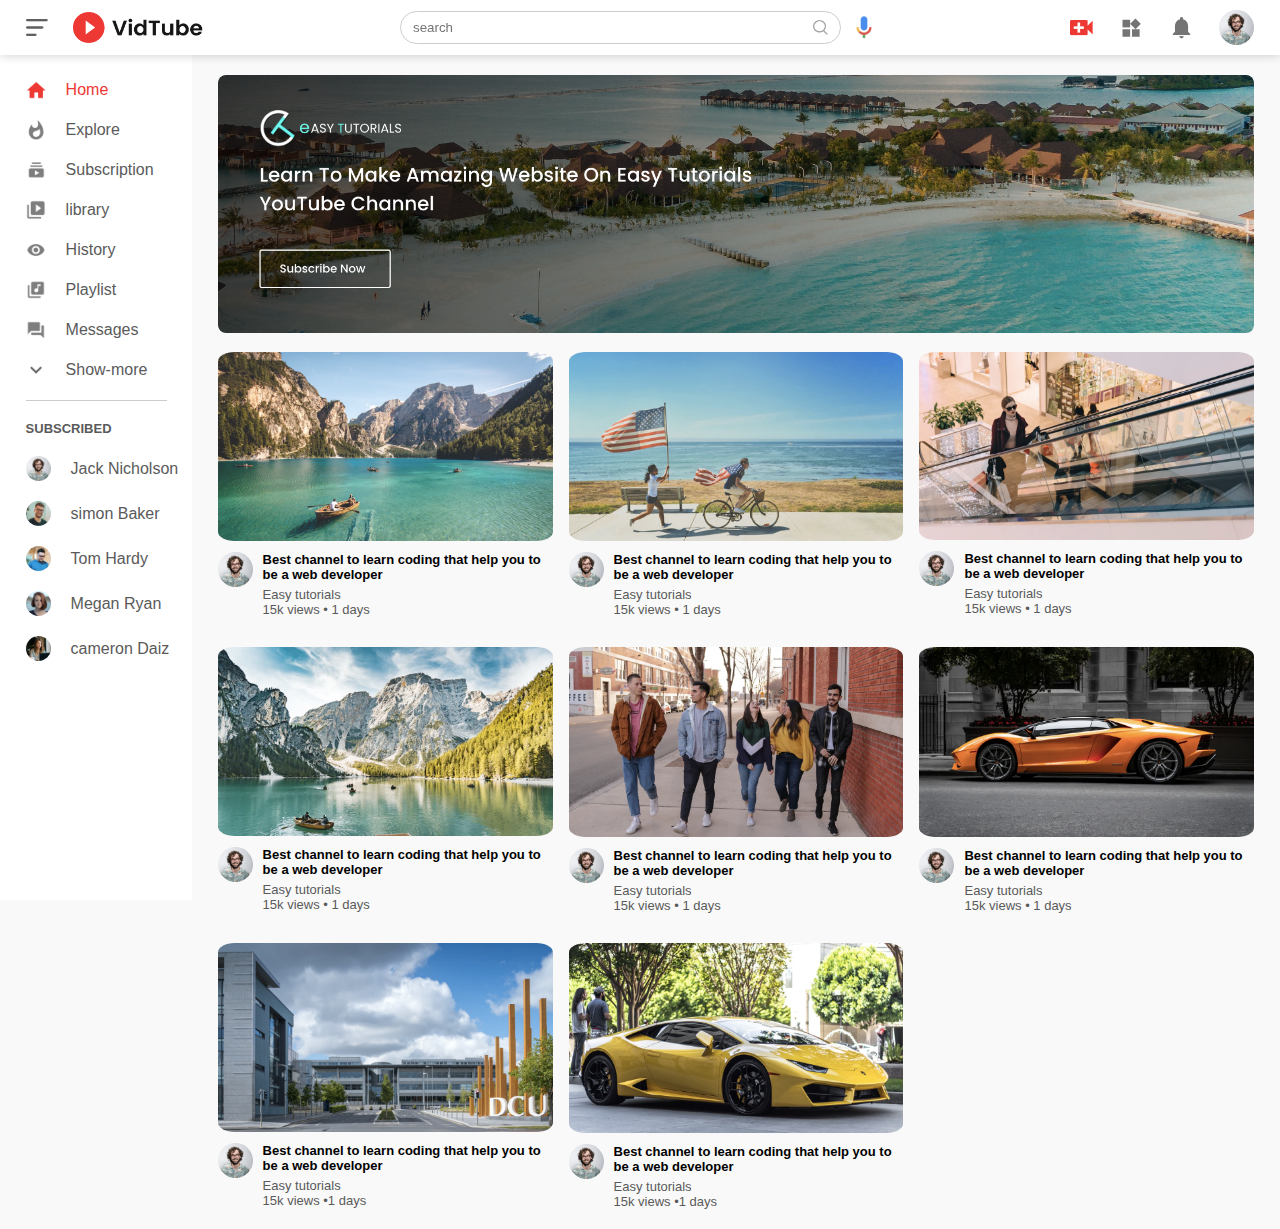
<file: index.html>
<!DOCTYPE html>
<html lang="en">
<head>
    <meta charset="UTF-8">
    <meta name="viewport" content="width=device-width, initial-scale=1.0">
    <title>video sharing website-easy tutorials youtube channel</title>
    <link rel="stylesheet" href="style.css">
</head>
<body>
    <nav class=" flex-div">
        <div class="nav-left flex-div">
            <img src="images/menu.png" class=" menu-icon">
            <img src="images/logo.png" class="logo" >
        </div>
        <div class="nav-middle flex-div">
            <div class="search-box flex-div">
                <input type="text" placeholder="search">
                <img src="images/search.png">
            </div>
            <img src="images/voice-search.png" class="mic-icon">
             

        </div>
        <div class="nav-right flex-div">
            <img src="images/upload.png" >
            <img src="images/more.png" >
            <img src="images/notification.png" >
            <img src="images/Jack.png" class="user-icon" >

        </div>

    </nav>
    <!-- -----sidebar--- -->
    <div class="sidebar">
        <div class="shortcut-links">
            <a href=""><img src="images/home.png"><p>Home</p></a>
            <a href=""><img src="images/explore.png"><p>Explore</p></a>
            <a href=""><img src="images/subscriprion.png"><p>Subscription</p></a>
            <a href=""><img src="images/library.png"><p>library</p></a>
            <a href=""><img src="images/history.png"><p>History</p></a>
            <a href=""><img src="images/playlist.png"><p>Playlist</p></a>
            <a href=""><img src="images/messages.png"><p>Messages</p></a>
            <a href=""><img src="images/show-more.png"><p>Show-more</p></a>
            <hr>
        </div>
        <div class="subscribed-list">
            <h3>SUBSCRIBED</h3>
            <a href=""><img src="images/Jack.png"><p>Jack Nicholson</p></a>
            <a href=""><img src="images/simon.png"><p>simon Baker</p></a>
            <a href=""><img src="images/tom.png"><p>Tom Hardy</p></a>
            <a href=""><img src="images/megan.png"><p>Megan Ryan</p></a>
            <a href=""><img src="images/cameron.png"><p>cameron Daiz</p></a> 
        </div>
    </div>
    <!-- ------main------ -->
    <div class="container">
        <div class="banner">
            <img src="images/banner.png">
        </div>
        <div class="list-container">
            <div class="vid-list">
               <a href="play video.html"> <img src="images/thumbnail1.png" class="thumbnail"></a>
                <div class="flex-div">
                    <img src="images/Jack.png">
                    <div class="vid-info">
                        <a href="play video.html">Best channel to learn coding that help you to be a web developer</a>
                        <p>Easy tutorials</p>
                        <p>15k views &bull; 1 days</p>
                    </div>
                </div>
            </div>
            <div class="vid-list">
                <a href=""> <img src="images/thumbnail2.png" class="thumbnail"></a>
                 <div class="flex-div">
                     <img src="images/Jack.png">
                     <div class="vid-info">
                         <a href="">Best channel to learn coding that help you to be a web developer</a>
                         <p>Easy tutorials</p>
                         <p>15k views &bull; 1 days</p>
                     </div>
                 </div>
             </div>
             <div class="vid-list">
                <a href=""> <img src="images/thumbnail3.png" class="thumbnail"></a>
                 <div class="flex-div">
                     <img src="images/Jack.png">
                     <div class="vid-info">
                         <a href="">Best channel to learn coding that help you to be a web developer</a>
                         <p>Easy tutorials</p>
                         <p>15k views &bull; 1 days</p>
                     </div>
                 </div>
             </div>
             <div class="vid-list">
                <a href=""> <img src="images/thumbnail4.png" class="thumbnail"></a>
                 <div class="flex-div">
                     <img src="images/Jack.png">
                     <div class="vid-info">
                         <a href="">Best channel to learn coding that help you to be a web developer</a>
                         <p>Easy tutorials</p>
                         <p>15k views &bull; 1 days</p>
                     </div>
                 </div>
             </div>
             <div class="vid-list">
                <a href=""> <img src="images/thumbnail5.png" class="thumbnail"></a>
                 <div class="flex-div">
                     <img src="images/Jack.png">
                     <div class="vid-info">
                         <a href="">Best channel to learn coding that help you to be a web developer</a>
                         <p>Easy tutorials</p>
                         <p>15k views &bull; 1 days</p>
                     </div>
                 </div>
             </div>
             <div class="vid-list">
                <a href=""> <img src="images/thumbnail6.png" class="thumbnail"></a>
                 <div class="flex-div">
                     <img src="images/Jack.png">
                     <div class="vid-info">
                         <a href="">Best channel to learn coding that help you to be a web developer</a>
                         <p>Easy tutorials</p>
                         <p>15k views &bull; 1 days</p>
                     </div>
                 </div>
             </div>
             <div class="vid-list">
                <a href=""> <img src="images/thumbnail7.png" class="thumbnail"></a>
                 <div class="flex-div">
                     <img src="images/Jack.png">
                     <div class="vid-info">
                         <a href="">Best channel to learn coding that help you to be a web developer</a>
                         <p>Easy tutorials</p>
                         <p>15k views &bull;1 days</p>
                     </div>
                 </div>
             </div>
             <div class="vid-list">
                <a href=""> <img src="images/thumbnail8.png" class="thumbnail"></a>
                 <div class="flex-div">
                     <img src="images/Jack.png">
                     <div class="vid-info">
                         <a href="">Best channel to learn coding that help you to be a web developer</a>
                         <p>Easy tutorials</p>
                         <p>15k views &bull;1 days</p>
                     </div>
                 </div>
             </div>
        </div>
    </div>





<script src="script.js"></script>
</body>
</html>
</file>
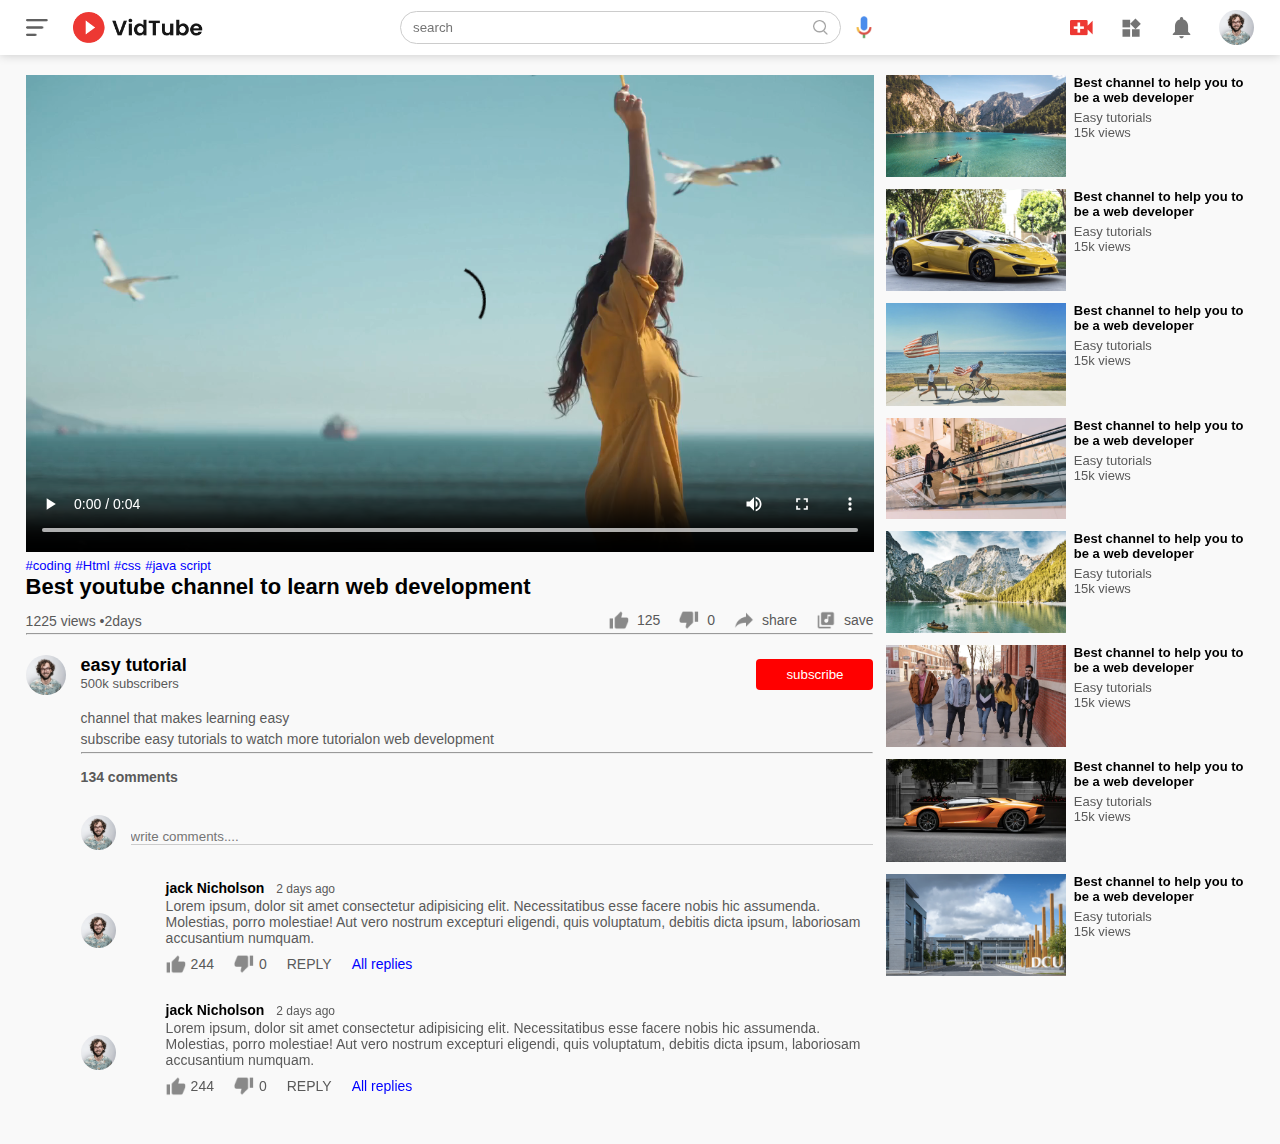
<file: play video.html>
<!DOCTYPE html>
<html lang="en">
<head>
    <meta charset="UTF-8">
    <meta name="viewport" content="width=device-width, initial-scale=1.0">
    <title>play video-easy tutorials you tube channel</title>
    <link rel="stylesheet" href="style.css">
</head>
<body>
    <nav class=" flex-div">
        <div class="nav-left flex-div">
            <img src="images/menu.png" class=" menu-icon">
            <img src="images/logo.png" class="logo" >
        </div>
        <div class="nav-middle flex-div">
            <div class="search-box flex-div">
                <input type="text" placeholder="search">
                <img src="images/search.png" alt="">
            </div>
            <img src="images/voice-search.png" class="mic-icon" alt=""> 
             

        </div>
        <div class="nav-right flex-div">
            <img src="images/upload.png" alt="" >
            <img src="images/more.png" alt="" >
            <img src="images/notification.png" alt="" >
            <img src="images/Jack.png" class="user-icon" >

        </div>

    </nav>
   
             <div class="container play-container">
                <div class="row">
                   <div class="play-video">
                    <video controls autoplay >
                        <source src="images/video.mp4" type="video/mp4">
                    </video>
                    <div class="tags">
                        <a href="">#coding</a>  <a href="">#Html</a>  <a href="">#css</a>  <a href="">#java script</a>
                    </div>
                    <h3> Best youtube channel to learn web development</h3>
                    <div class="play-video-info">
                        <p>1225 views &bull;2days </p>
                        <div>
                            <a href=""><img src="images/like.png" >125</a>
                            <a href=""><img src="images/dislike.png" >0</a>
                            <a href=""><img src="images/share.png" >share</a>
                            <a href=""><img src="images/save.png" >save</a>
                        </div>
                    </div>
                    <hr>
                    <div class="publisher">
                        <img src="images/Jack.png" >
                        <div>
                            <p>easy tutorial</p>
                            <span>500k subscribers</span>
                        </div>
                        <button type="button">subscribe</button> 
                    </div>
                    <div class="vid-description">
                        <p>channel that makes learning easy</p>
                        <p>subscribe easy tutorials to watch more tutorialon web development </p>
                    <hr>
                    <h4>134 comments</h4>
                    <div class="add-comment">
                        <img src="images/Jack.png" >
                        <input type="text" placeholder="write comments....">
                    </div>
                    <div class="old-comment">
                        <img src="images/Jack.png">
                        <div>
                            <h3>jack Nicholson <span>2 days ago</span></h3>
                            <p>Lorem ipsum, dolor sit amet consectetur adipisicing elit. Necessitatibus esse facere nobis hic assumenda. Molestias, porro molestiae! Aut vero nostrum excepturi eligendi, quis voluptatum, debitis dicta ipsum, laboriosam accusantium numquam.</p>
                             <div class="acomment-action">
                                <img src="images/like.png">
                                <span>244</span>
                                <img src="images/dislike.png">
                                <span>0</span>
                                <span>REPLY</span>
                                <a href="">All replies</a>
                             </div>
                        </div>
                    </div>
                    <div class="old-comment">
                        <img src="images/Jack.png">
                        <div>
                            <h3>jack Nicholson <span>2 days ago</span></h3>
                            <p>Lorem ipsum, dolor sit amet consectetur adipisicing elit. Necessitatibus esse facere nobis hic assumenda. Molestias, porro molestiae! Aut vero nostrum excepturi eligendi, quis voluptatum, debitis dicta ipsum, laboriosam accusantium numquam.</p>
                             <div class="acomment-action">
                                <img src="images/like.png">
                                <span>244</span>
                                <img src="images/dislike.png">
                                <span>0</span>
                                <span>REPLY</span>
                                <a href="">All replies</a>
                             </div>
                        </div>
                    </div> 




                    </div>





                   </div>
                    
                   <div class="right-sidebar">
                    <div class="side-video-list">
                        <a href="" class="small-thumbnail"><img src="images/thumbnail1.png"></a>
                        <div class="vid-info">
                            <a href="">Best channel to help you to be a web developer</a>
                            <p>Easy tutorials</p>
                            <p>15k views</p>
                        </div>
                    </div>
                    <div class="side-video-list">
                        <a href="" class="small-thumbnail"><img src="images/thumbnail8.png"></a>
                        <div class="vid-info">
                            <a href="">Best channel to help you to be a web developer</a>
                            <p>Easy tutorials</p>
                            <p>15k views</p>
                        </div>
                    </div>
                    <div class="side-video-list">
                        <a href="" class="small-thumbnail"><img src="images/thumbnail2.png"></a>
                        <div class="vid-info">
                            <a href="">Best channel to help you to be a web developer</a>
                            <p>Easy tutorials</p>
                            <p>15k views</p>
                        </div>
                    </div>
                    <div class="side-video-list">
                        <a href="" class="small-thumbnail"><img src="images/thumbnail3.png"></a>
                        <div class="vid-info">
                            <a href="">Best channel to help you to be a web developer</a>
                            <p>Easy tutorials</p>
                            <p>15k views</p>
                        </div>
                    </div>
                    <div class="side-video-list">
                        <a href="" class="small-thumbnail"><img src="images/thumbnail4.png"></a>
                        <div class="vid-info">
                            <a href="">Best channel to help you to be a web developer</a>
                            <p>Easy tutorials</p>
                            <p>15k views</p>
                        </div>
                    </div>
                    <div class="side-video-list">
                        <a href="" class="small-thumbnail"><img src="images/thumbnail5.png"></a>
                        <div class="vid-info">
                            <a href="">Best channel to help you to be a web developer</a>
                            <p>Easy tutorials</p>
                            <p>15k views</p>
                        </div>
                    </div>
                    <div class="side-video-list">
                        <a href="" class="small-thumbnail"><img src="images/thumbnail6.png"></a>
                        <div class="vid-info">
                            <a href="">Best channel to help you to be a web developer</a>
                            <p>Easy tutorials</p>
                            <p>15k views</p>
                        </div>
                    </div>
                    <div class="side-video-list">
                        <a href="" class="small-thumbnail"><img src="images/thumbnail7.png"></a>
                        <div class="vid-info">
                            <a href="">Best channel to help you to be a web developer</a>
                            <p>Easy tutorials</p>
                            <p>15k views</p>
                        </div>
                    </div>

                   </div>
                </div>
             </div>

       
    
</body>
</html>
</file>
<file: style.css>
*{
    margin: 0;
    padding: 0;
    font-family: ' poppins', sans-serif;
    box-sizing:border-box;
}
a{
    text-decoration: none;
    color: #5a5a5a;
}
img{
    cursor: pointer;
}
.flex-div{ 
    display: flex;
    align-items: center;
}
nav{
    padding:10px 2% ;
    justify-content: space-between;
    box-shadow: 0 0 10px rgba(0,0, 0, 0.2);
    background: #fff;
    position: sticky;
    top: 0;
    z-index: 10;
}
 .nav-right img{
    width: 25px;
    margin-right: 25px;
 }
 .nav-right .user-icon{
    width: 35px;
    border-radius: 50%;
    margin-right: 0;
 }
 .nav-left .menu-icon{
    width: 22px;
    margin-right: 25px;
 }
 .nav-left .logo{
    width: 130px;
 }
 .nav-middle .mic-icon{
    width: 16px;
 }
 .nav-middle .search-box {
    border: 1px solid #ccc;
    margin-right: 15px;
    padding: 8px 12px ;
    border-radius: 25px;

 }
 .nav-middle .search-box input{
    width: 400px;
    border: 0;
    outline: 0;
    background: transparent;
 }
 .nav-middle .search-box img{
    width: 15px;
 }
 /* ---sidebar--- */
 .sidebar{
    background: #fff;
    width: 15%;
    height: 100vh;
    position: fixed;
    top: 0;
    padding-left: 2%;
    padding-top: 80px;
 }
 .shortcut-links a img{
    width: 20px;
    margin-right: 20px;
 }
 .shortcut-links a{
    display: flex;
    align-items: center;
    margin-bottom: 20px;
    width: fit-content;
    flex-wrap: wrap;
 }
.shortcut-links a:first-child{
    color: #ed3833;
}
.sidebar hr{
    border: 0;
    height: 1px;
    background: #ccc;
    width: 85%;
}
.subscribed-list h3{
    font-size: 13px;
    margin: 20px 0;
    color: #5a5a5a;
}
.subscribed-list a{
    display: flex;
    align-items: center;
    margin-bottom: 20px;
    width: fit-content;
    flex-wrap: wrap;
}
.subscribed-list a img{
    width: 25px;
    border-radius: 50%;
    margin-right: 20px;
}
.small-sidebar{
   width: 5% ;
}
.small-sidebar a p{
   display: none;
}
.small-sidebar h3{
   display: none;
} 
.small-sidebar hr{
   width: 50%;
   margin-bottom: 25px;
}
/* ------main--- */
.container{
   background: #f9f9f9;
   padding-left: 17%;
   padding-right: 2%;
   padding-top: 20px;
   padding-bottom: 20px;
}
.large-container{
   padding-left: 7%;
}



.banner{
   width: 100%;
}
.banner img{
   width: 100%;
   border-radius: 8px;
}
 .list-container{
   display: grid;
   grid-template-columns: repeat(auto-fit, minmax(250px,1fr));
   grid-column-gap: 16px;
   grid-row-gap: 30px;
   margin-top: 15px;
 }
 .vid-list .thumbnail{
   width:100%;
   border-radius: 5%;
 }
 .vid-list .flex-div{
   align-items: flex-start;
   margin-top: 7px;

 }
 .vid-list .flex-div img{
   width: 35px;
   margin-right: 10px;
   border-radius: 50%;
 }
 .vid-info{
   color:#5a5a5a;
   font-size: 13px;
 }
 .vid-info a{
   color: #000;
   font-weight: 600;
   display: block;
   margin-bottom: 5px;
 }
 @media (max-width:900px){
   .menu-icon{
      display: none;
   }
   .sidebar{
      display: none;
   }
   .container,.large-container{
      padding-left: 5%;
      padding-right: 5%;
   }
   .nav-right img{
      display: none;
   }
   .nav-right .user-icon{
      display: block;
      width: 30px;
   }
   .nav-middle .search-box input{
      width: 100px;
   }
   .nav-middle .mic-icon{
      display: none;
   }
   .logo{
      width: 90%;
   }

 }
 /* ------play video page---- */

 .play-container{
   padding-left: 2%;
 }
 .row{
   display: flex;
   justify-content: space-between;
   flex-wrap: wrap;
 }
 .play-video{
   flex-basis: 69%;
 }
 .right-sidebar{
   flex-basis: 30%;
 }
 .play-video video{
   width: 100%;
 }
 .side-video-list{
   display: flex;
   justify-content: space-between;
   margin-bottom:8px;
 }
 .side-video-list img{
   width: 100%;
 }
 .side-video-list .small-thumbnail{
   flex-basis:49% ;
 }
 .side-video-list .vid-info{
   flex-basis: 49%;
 }
 .play-video .tags a{
   color: #0000ff;
   font-size: 13px;
 }
 .play-video h3{
   font-weight: 600;
   font-size: 22px;

 }
.play-video .play-video-info{
   display: flex;
   align-items: center;
   justify-content: space-between;
   flex-wrap: wrap;
   margin-top: 10px;
   font-size: 14px;
   color:#5a5a5a ;
}
.play-video .play-video-info a img{
   width: 20px;
   margin-right: 8px;
}
.play-video .play-video-info a{
   display: inline-flex;
   align-items: center;
   margin-left: 15px;

}
.play-video .hr{
   border: 0;
   height: 1px;
   background: #ccc;
   margin: 10px 0;

}
.publisher{
   display:flex;
   align-items: center;
   margin-top: 20px;
}
.publisher div {
   flex: 1;
   line-height: 18px;
}
.publisher img{
   width: 40px;
   border-radius:50%;
   margin-right: 15px;
}
.publisher div p{
   color: #000;
   font-weight: 600;
   font-size: 18px;
}
.publisher div span{
   font-size: 13px;
   color:#5a5a5a ;
}
.publisher button{
   background: red;
   color: #fff;
   padding: 8px 30px;
   border: 0;
   outline: 0;
   border-radius: 4px;
   cursor: pointer;
}
.vid-description {
   padding-left: 55px;
   margin: 15px 0;
}
.vid-description p{
   font-size: 14px;
   margin-bottom: 5px;
   color: #5a5a5a;
}
.vid-description h4{
   font-size: 14px;
   color: #5a5a5a;
   margin-top: 15px;

}
.add-comment{
   display: flex;
   align-items: center;
   margin: 30px 0;
}
.add-comment img{
   width:35px ;
   border-radius: 50%;
   margin-right: 15px;
}
.add-comment input{
   border: 0;
   outline: 0;
   border-bottom: 1px solid #ccc;
   width: 100%;
   padding-top: 10px;
   background: transparent;
}
.old-comment{
   display: flex;
   align-items: center;
   margin:20px 0 ;
}
.old-comment img{
   width: 35px;
   border-radius: 50%;
   margin-right: 50px;
}
.old-comment h3{
   font-size: 14px;
   margin-bottom: 2px;
}
.old-comment h3 span{
   font-size: 12px;
   color: #5a5a5a;
   font-weight: 500;
   margin-left: 8px;
}
.old-comment .acomment-action{
   display: flex;
   align-items: center;
   margin: 8px 0;
   font-size: 14px;

}
.old-comment .acomment-action img{
   border-radius: 0;
   width: 20px;
   margin-right: 5px;
}
.old-comment .acomment-action  span{
   margin-right: 20px;
   color: #5a5a5a;
}
.old-comment .acomment-action a{
   color: #0000ff;
}
@media(max-width:900px){
   .play-video{
      flex-basis:100% ;
   }
   .right-sidebar{
      flex-basis: 100%;
   }
   .play-container{
      padding-left: 5%;
   }
   .vid-description{
      padding-left: 0;
   }
   .play-video .play-video-info a{
      margin-left: 0;
      margin-right: 15px;
      margin-top: 15px;
   }
}
</file>
